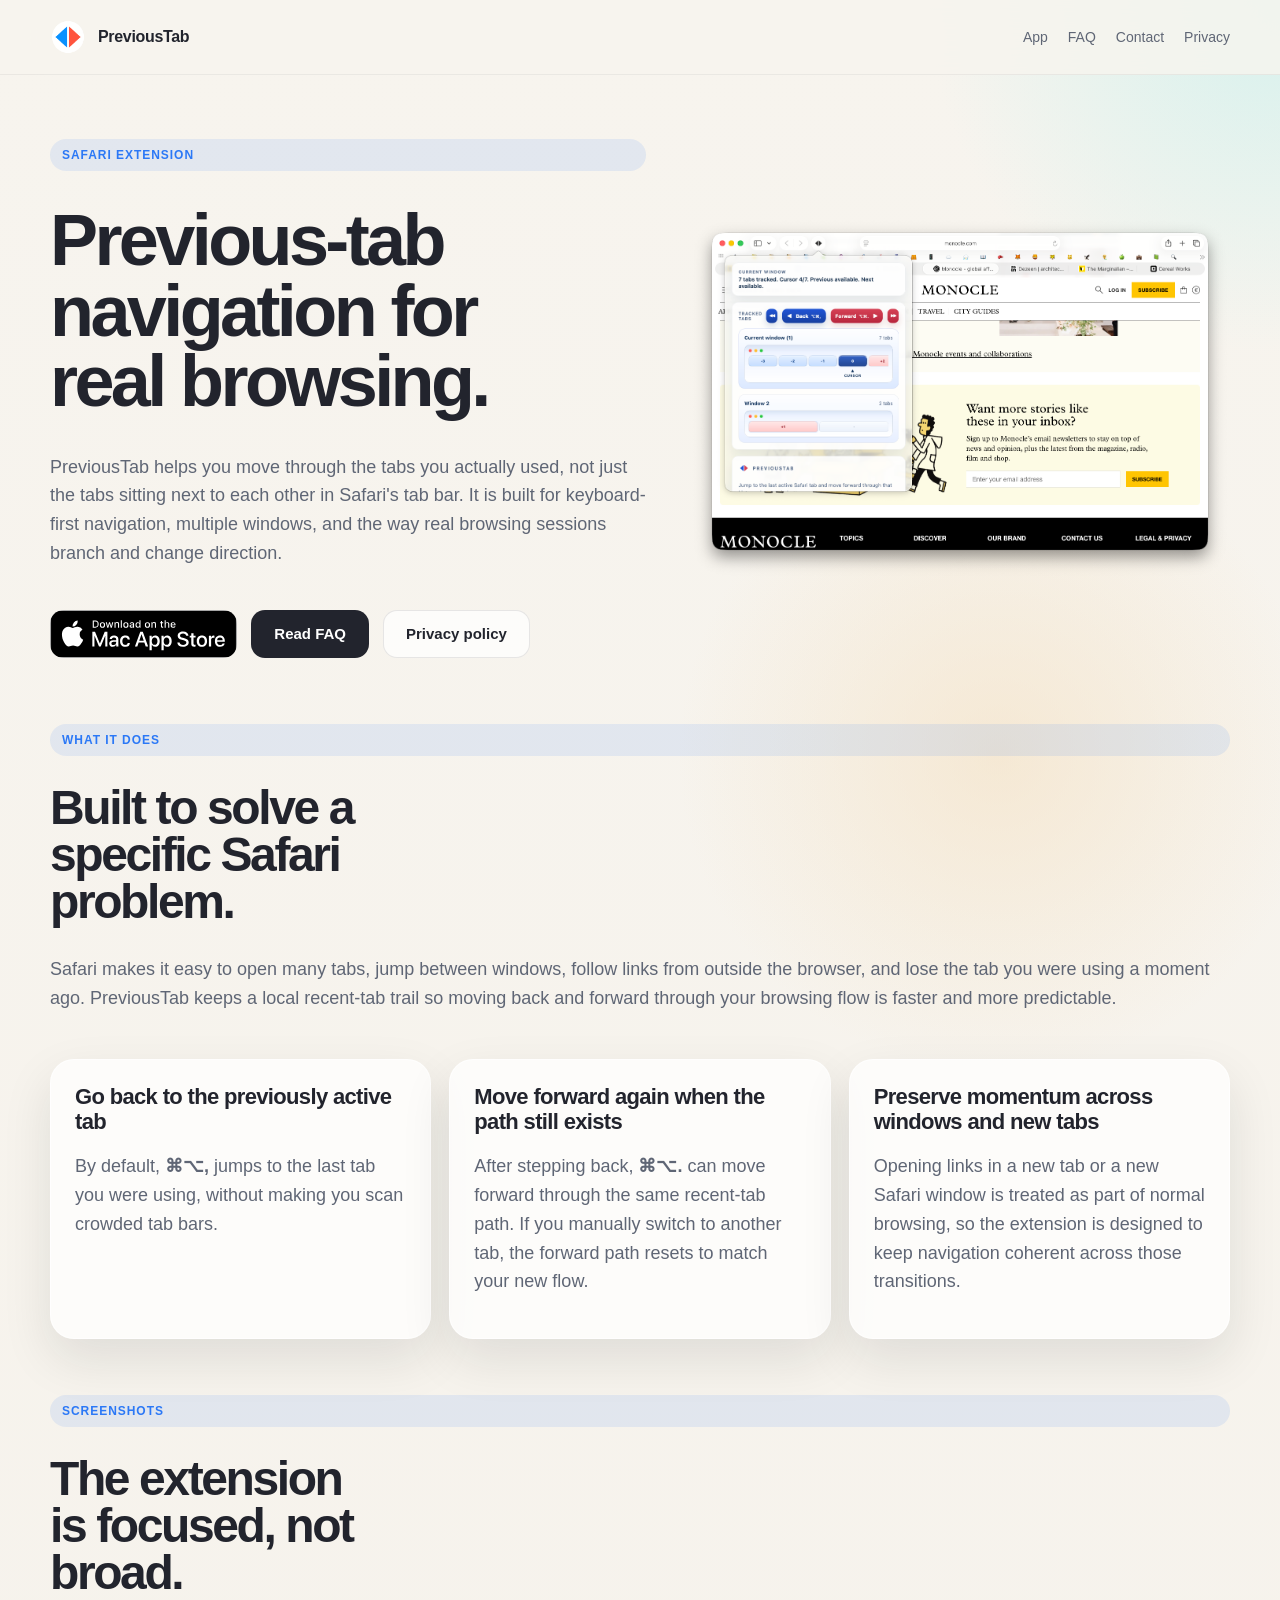
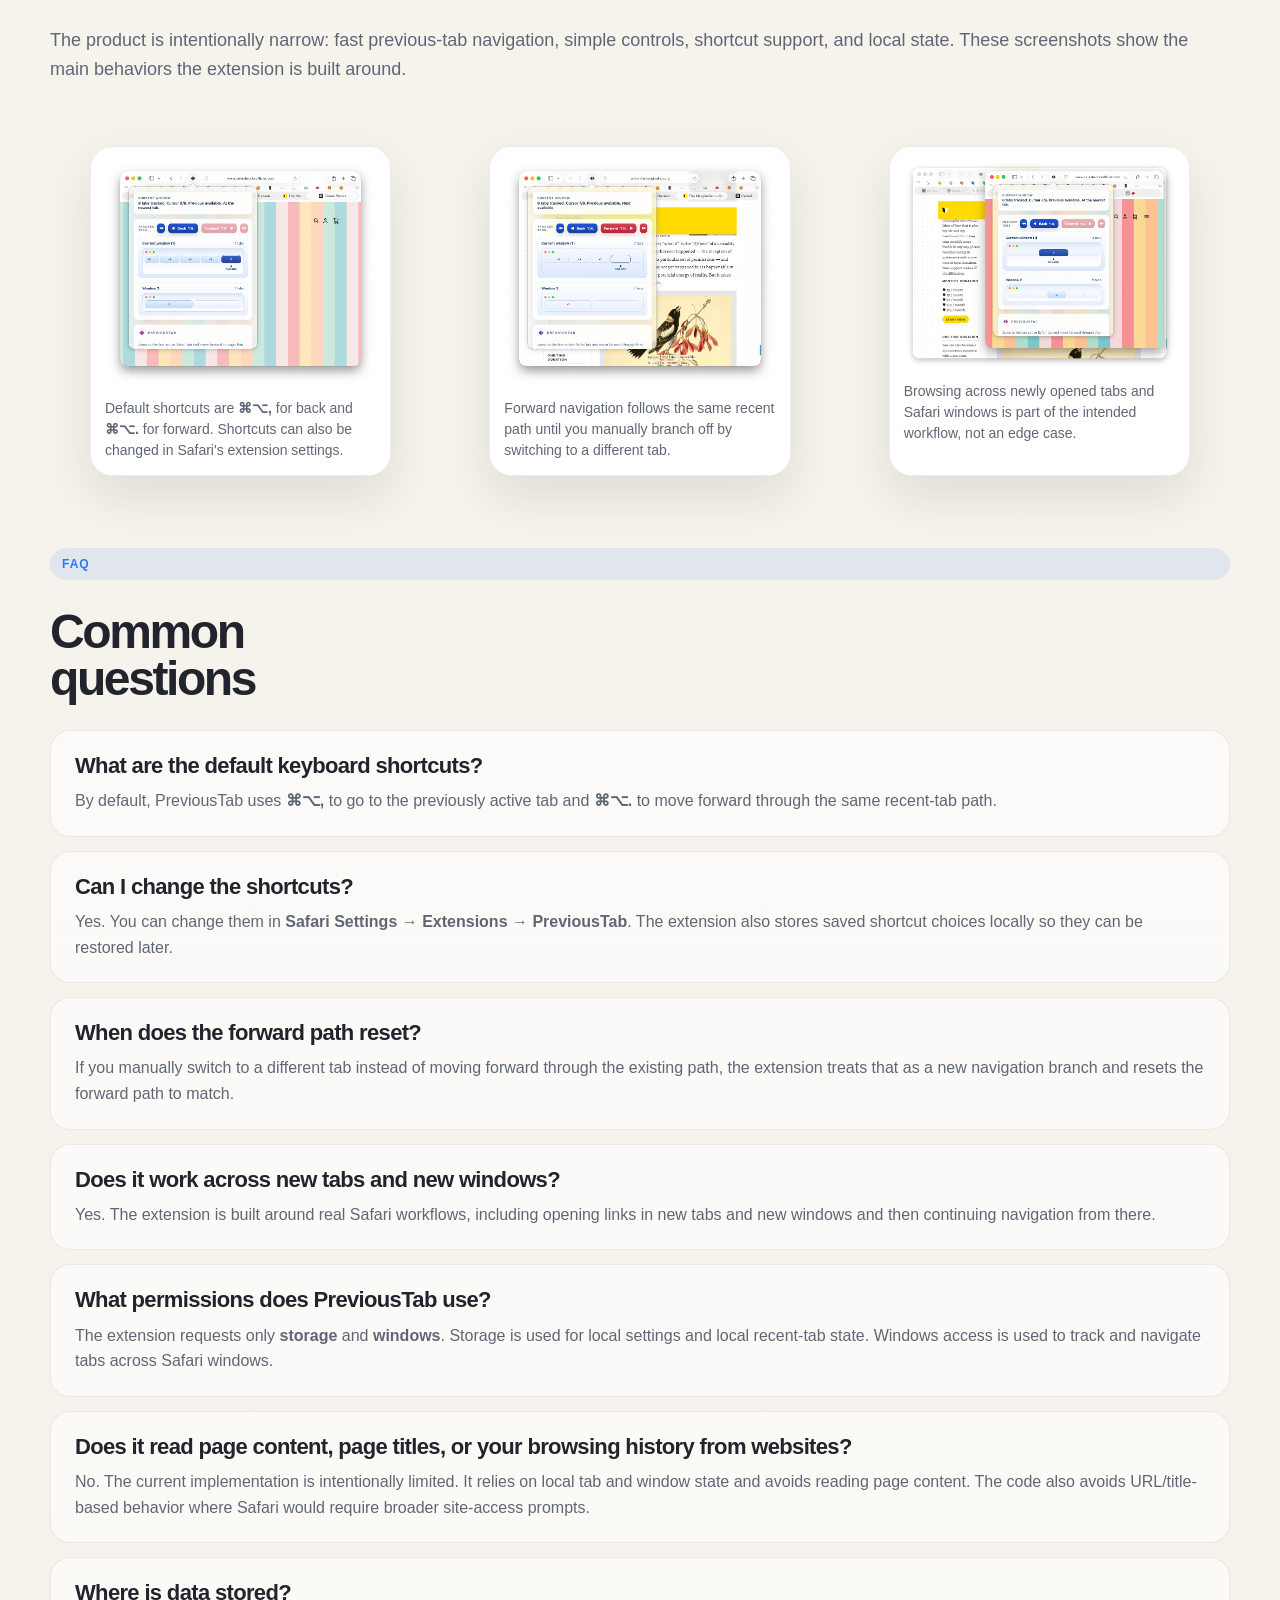
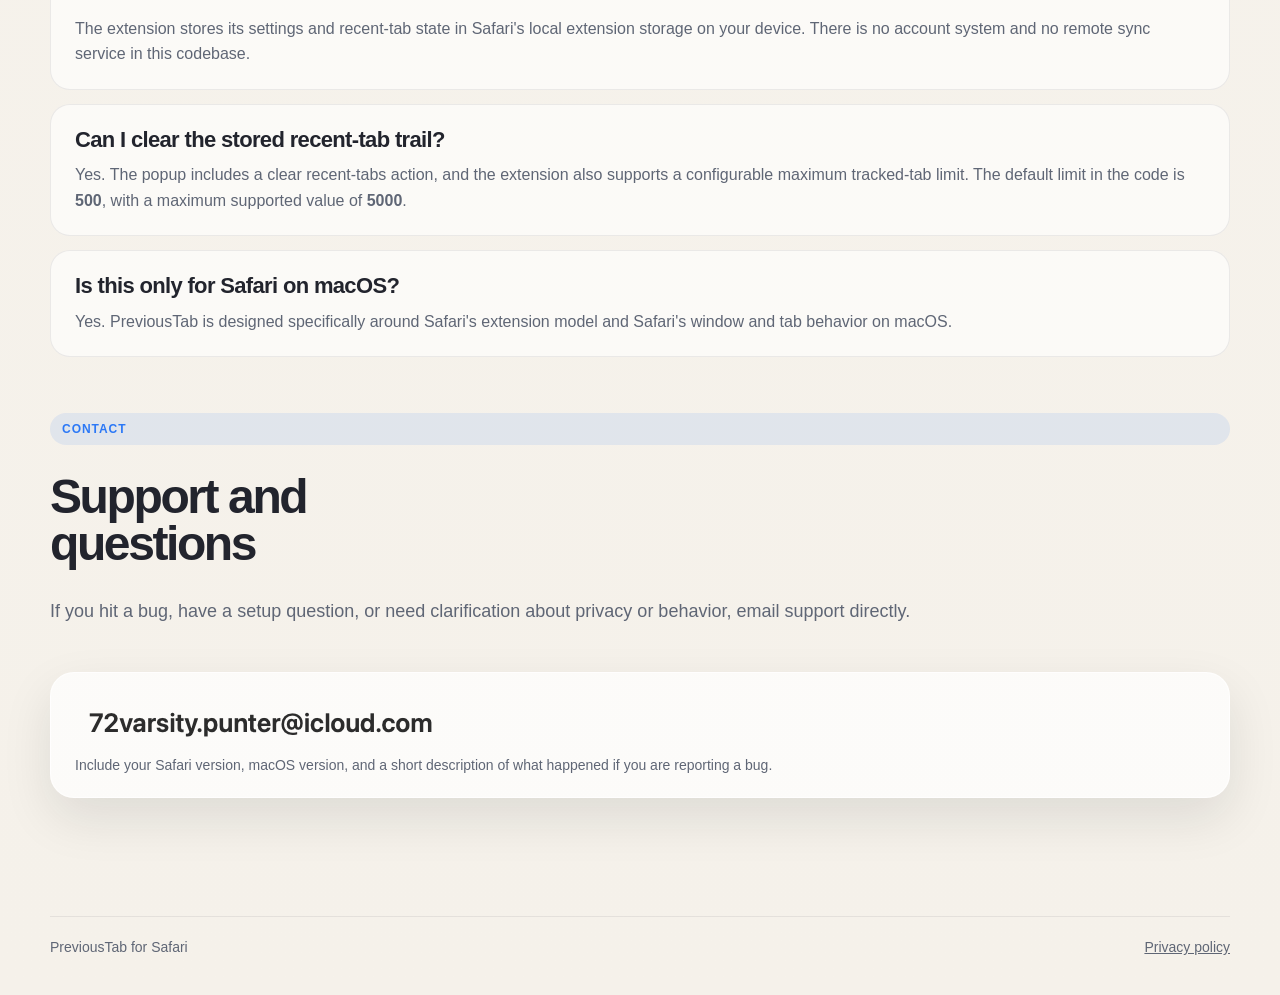
<file: index.html>
<!DOCTYPE html>
<html lang="en">
<head>
    <meta charset="utf-8">
    <meta name="viewport" content="width=device-width, initial-scale=1">
    <title>PreviousTab for Safari</title>
    <meta name="description" content="PreviousTab adds keyboard-driven previous-tab navigation to Safari on macOS.">
    <link rel="stylesheet" href="styles.css">
</head>
<body>
    <header class="topbar">
        <div class="shell topbar-inner">
            <a class="brand" href="https://vexstudio.github.io/PreviousTab/">
                <img src="assets/icon_1024.png" alt="PreviousTab icon">
                <span>PreviousTab</span>
            </a>
            <nav class="nav" aria-label="Primary">
                <a href="https://vexstudio.github.io/PreviousTab/">App</a>
                <a href="#faq">FAQ</a>
                <a href="#contact">Contact</a>
                <a href="./privacy.html">Privacy</a>
            </nav>
        </div>
    </header>

    <main class="page">
        <section class="shell hero">
            <div class="hero-copy">
                <span class="eyebrow">Safari extension</span>
                <h1>Previous-tab navigation for real browsing.</h1>
                <p>PreviousTab helps you move through the tabs you actually used, not just the tabs sitting next to each other in Safari's tab bar. It is built for keyboard-first navigation, multiple windows, and the way real browsing sessions branch and change direction.</p>
                <div class="hero-actions">
                    <a class="app-store-badge" href="https://apps.apple.com/us/app/previoustab/id6761734602" aria-label="Download PreviousTab on the Mac App Store">
                        <img src="assets/badge-download-on-the-mac-app-store.svg" alt="Download on the Mac App Store">
                    </a>
                    <a class="btn btn-primary" href="#faq">Read FAQ</a>
                    <a class="btn btn-secondary" href="./privacy.html">Privacy policy</a>
                </div>
            </div>
            <div>
                <img src="assets/browser-01-overview-hero.png" alt="PreviousTab overview screenshot">
            </div>
        </section>

        <section class="shell section" aria-labelledby="features-title">
            <div class="section-head">
                <span class="eyebrow">What it does</span>
                <h2 id="features-title">Built to solve a specific Safari problem.</h2>
                <p class="lede">Safari makes it easy to open many tabs, jump between windows, follow links from outside the browser, and lose the tab you were using a moment ago. PreviousTab keeps a local recent-tab trail so moving back and forward through your browsing flow is faster and more predictable.</p>
            </div>
            <div class="grid grid-3">
                <article class="card">
                    <h3>Go back to the previously active tab</h3>
                    <p>By default, <strong>⌘⌥,</strong> jumps to the last tab you were using, without making you scan crowded tab bars.</p>
                </article>
                <article class="card">
                    <h3>Move forward again when the path still exists</h3>
                    <p>After stepping back, <strong>⌘⌥.</strong> can move forward through the same recent-tab path. If you manually switch to another tab, the forward path resets to match your new flow.</p>
                </article>
                <article class="card">
                    <h3>Preserve momentum across windows and new tabs</h3>
                    <p>Opening links in a new tab or a new Safari window is treated as part of normal browsing, so the extension is designed to keep navigation coherent across those transitions.</p>
                </article>
            </div>
        </section>

        <section class="shell section" aria-labelledby="screenshots-title">
            <div class="section-head">
                <span class="eyebrow">Screenshots</span>
                <h2 id="screenshots-title">The extension is focused, not broad.</h2>
                <p class="lede">The product is intentionally narrow: fast previous-tab navigation, simple controls, shortcut support, and local state. These screenshots show the main behaviors the extension is built around.</p>
            </div>
            <div class="shots">
                <figure class="shot" data-viewer-item data-viewer-title="Default shortcuts" data-viewer-caption="Default shortcuts are <strong>⌘⌥,</strong> for back and <strong>⌘⌥.</strong> for forward. Shortcuts can also be changed in Safari's extension settings.">
                    <img src="assets/browser-01-overview.png" alt="Default keyboard shortcuts screenshot">
                    <figcaption>Default shortcuts are <strong>⌘⌥,</strong> for back and <strong>⌘⌥.</strong> for forward. Shortcuts can also be changed in Safari's extension settings.</figcaption>
                </figure>
                <figure class="shot" data-viewer-item data-viewer-title="Forward path" data-viewer-caption="Forward navigation follows the same recent path until you manually branch off by switching to a different tab.">
                    <img src="assets/browser-02-forward.png" alt="Forward path screenshot">
                    <figcaption>Forward navigation follows the same recent path until you manually branch off by switching to a different tab.</figcaption>
                </figure>
                <figure class="shot" data-viewer-item data-viewer-title="New tabs and windows" data-viewer-caption="Browsing across newly opened tabs and Safari windows is part of the intended workflow, not an edge case.">
                    <img src="assets/browser-03-new-window.png" alt="New tab and new window screenshot">
                    <figcaption>Browsing across newly opened tabs and Safari windows is part of the intended workflow, not an edge case.</figcaption>
                </figure>
            </div>
        </section>

        <section class="shell section" id="faq" aria-labelledby="faq-title">
            <div class="section-head">
                <span class="eyebrow">FAQ</span>
                <h2 id="faq-title">Common questions</h2>
            </div>
            <div class="faq-list">
                <article class="faq-item">
                    <h3 class="faq-question">What are the default keyboard shortcuts?</h3>
                    <p class="faq-answer">By default, PreviousTab uses <strong>⌘⌥,</strong> to go to the previously active tab and <strong>⌘⌥.</strong> to move forward through the same recent-tab path.</p>
                </article>
                <article class="faq-item">
                    <h3 class="faq-question">Can I change the shortcuts?</h3>
                    <p class="faq-answer">Yes. You can change them in <strong>Safari Settings → Extensions → PreviousTab</strong>. The extension also stores saved shortcut choices locally so they can be restored later.</p>
                </article>
                <article class="faq-item">
                    <h3 class="faq-question">When does the forward path reset?</h3>
                    <p class="faq-answer">If you manually switch to a different tab instead of moving forward through the existing path, the extension treats that as a new navigation branch and resets the forward path to match.</p>
                </article>
                <article class="faq-item">
                    <h3 class="faq-question">Does it work across new tabs and new windows?</h3>
                    <p class="faq-answer">Yes. The extension is built around real Safari workflows, including opening links in new tabs and new windows and then continuing navigation from there.</p>
                </article>
                <article class="faq-item">
                    <h3 class="faq-question">What permissions does PreviousTab use?</h3>
                    <p class="faq-answer">The extension requests only <strong>storage</strong> and <strong>windows</strong>. Storage is used for local settings and local recent-tab state. Windows access is used to track and navigate tabs across Safari windows.</p>
                </article>
                <article class="faq-item">
                    <h3 class="faq-question">Does it read page content, page titles, or your browsing history from websites?</h3>
                    <p class="faq-answer">No. The current implementation is intentionally limited. It relies on local tab and window state and avoids reading page content. The code also avoids URL/title-based behavior where Safari would require broader site-access prompts.</p>
                </article>
                <article class="faq-item">
                    <h3 class="faq-question">Where is data stored?</h3>
                    <p class="faq-answer">The extension stores its settings and recent-tab state in Safari's local extension storage on your device. There is no account system and no remote sync service in this codebase.</p>
                </article>
                <article class="faq-item">
                    <h3 class="faq-question">Can I clear the stored recent-tab trail?</h3>
                    <p class="faq-answer">Yes. The popup includes a clear recent-tabs action, and the extension also supports a configurable maximum tracked-tab limit. The default limit in the code is <strong>500</strong>, with a maximum supported value of <strong>5000</strong>.</p>
                </article>
                <article class="faq-item">
                    <h3 class="faq-question">Is this only for Safari on macOS?</h3>
                    <p class="faq-answer">Yes. PreviousTab is designed specifically around Safari's extension model and Safari's window and tab behavior on macOS.</p>
                </article>
            </div>
        </section>

        <section class="shell section" id="contact" aria-labelledby="contact-title">
            <div class="section-head">
                <span class="eyebrow">Contact</span>
                <h2 id="contact-title">Support and questions</h2>
                <p class="lede">If you hit a bug, have a setup question, or need clarification about privacy or behavior, email support directly.</p>
            </div>
            <div class="card contact-card">
                <img class="contact-email-image" src="assets/support-email.png" alt="Support email address">
                <div class="contact-meta">Include your Safari version, macOS version, and a short description of what happened if you are reporting a bug.</div>
            </div>
        </section>
    </main>

    <footer class="footer">
        <div class="shell footer-inner">
            <div>PreviousTab for Safari</div>
            <div><a href="./privacy.html">Privacy policy</a></div>
        </div>
    </footer>
    <script src="site.js"></script>
</body>
</html>
</file>
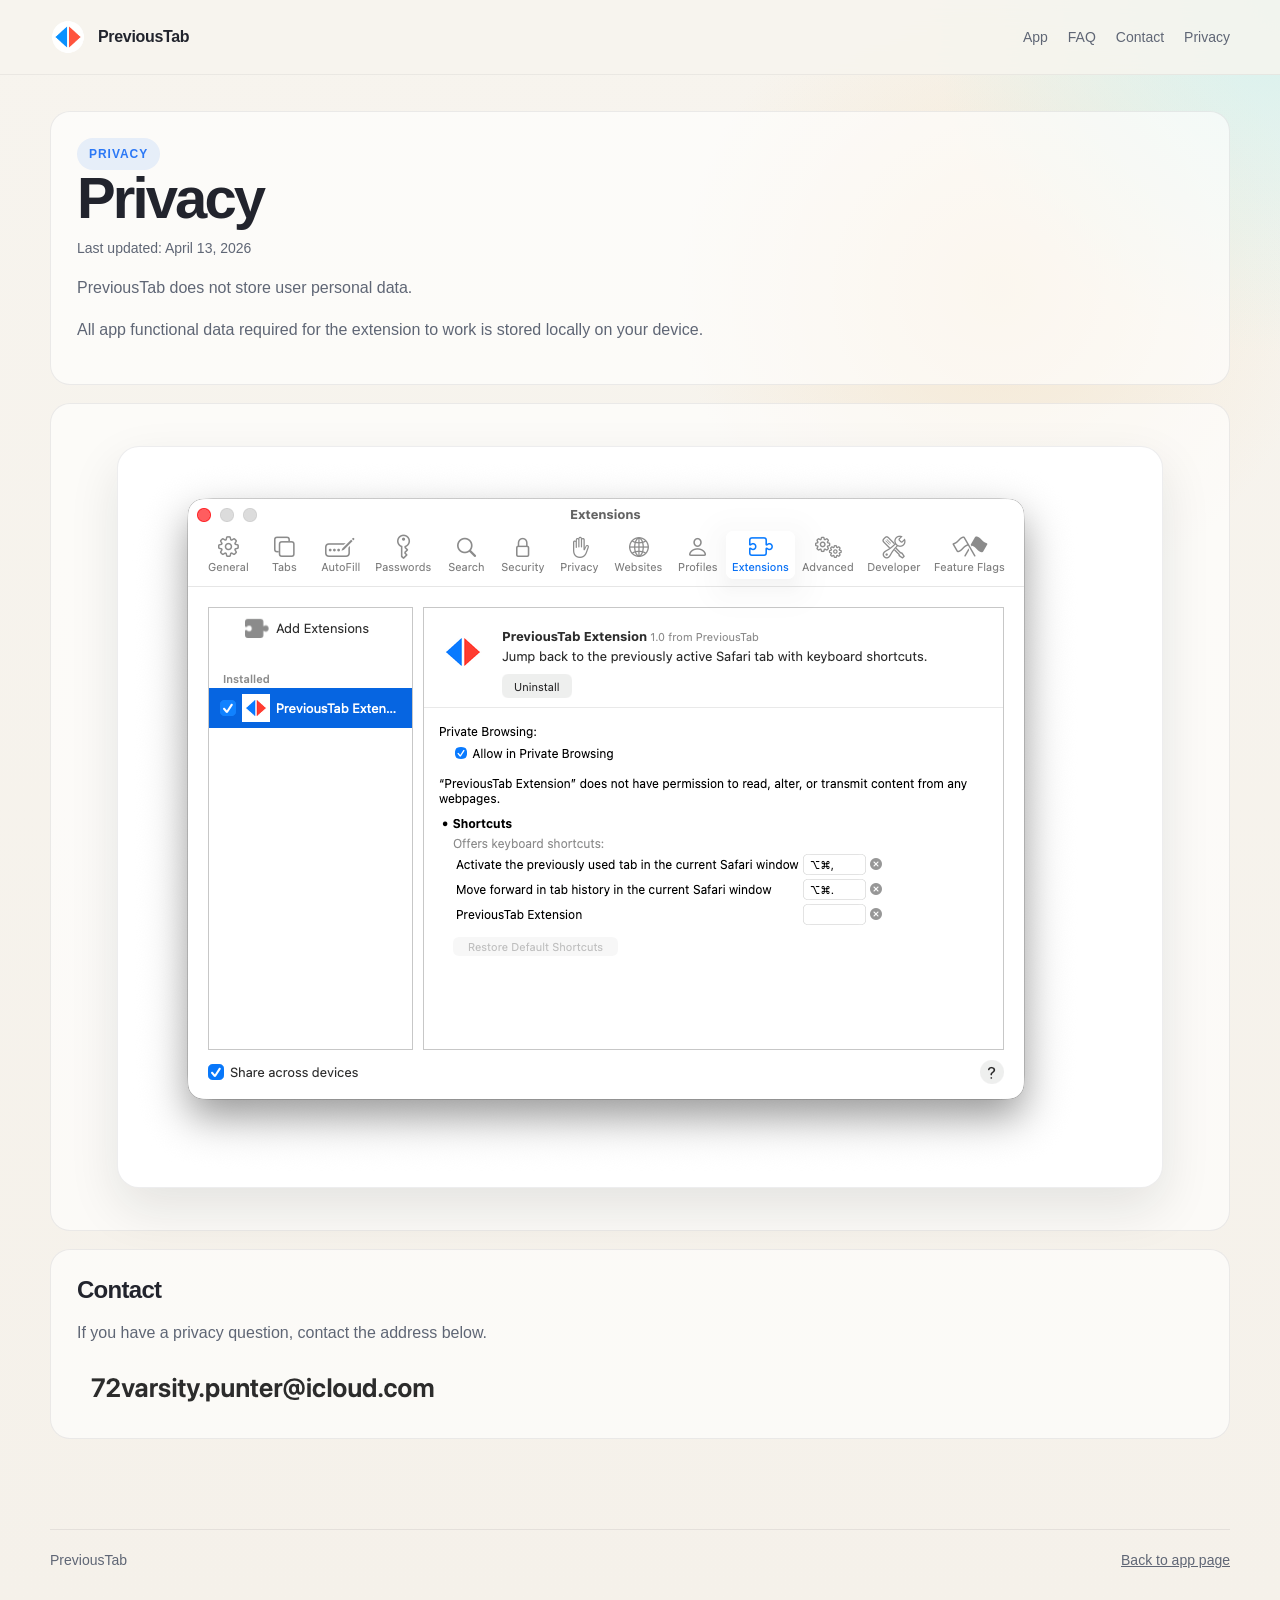
<file: privacy.html>
<!DOCTYPE html>
<html lang="en">
<head>
    <meta charset="utf-8">
    <meta name="viewport" content="width=device-width, initial-scale=1">
    <title>PreviousTab Privacy</title>
    <meta name="description" content="Short privacy summary for the PreviousTab Safari extension.">
    <link rel="stylesheet" href="styles.css">
</head>
<body>
    <header class="topbar">
        <div class="shell topbar-inner">
            <a class="brand" href="https://vexstudio.github.io/PreviousTab/">
                <img src="assets/icon_1024.png" alt="PreviousTab icon">
                <span>PreviousTab</span>
            </a>
            <nav class="nav" aria-label="Primary">
                <a href="https://vexstudio.github.io/PreviousTab/">App</a>
                <a href="https://vexstudio.github.io/PreviousTab/#faq">FAQ</a>
                <a href="https://vexstudio.github.io/PreviousTab/#contact">Contact</a>
                <a href="./privacy.html">Privacy</a>
            </nav>
        </div>
    </header>

    <main class="page">
        <div class="shell policy">
            <section>
                <span class="eyebrow">Privacy</span>
                <h1>Privacy</h1>
                <p class="meta">Last updated: April 13, 2026</p>
                <p>PreviousTab does not store user personal data.</p>
                <p>All app functional data required for the extension to work is stored locally on your device.</p>
            </section>

            <section>
                <figure class="shot" data-viewer-item data-viewer-title="Privacy" data-viewer-caption="PreviousTab does not store user personal data. All app functional data required for the extension to work is stored locally on your device.">
                    <img src="assets/browser-04-privacy.png" alt="PreviousTab privacy screenshot">
                </figure>
            </section>

            <section>
                <h2>Contact</h2>
                <p>If you have a privacy question, contact the address below.</p>
                <img class="contact-email-image" src="assets/support-email.png" alt="Support email address">
            </section>
        </div>
    </main>

    <footer class="footer">
        <div class="shell footer-inner">
            <div>PreviousTab</div>
            <div><a href="https://vexstudio.github.io/PreviousTab/">Back to app page</a></div>
        </div>
    </footer>
    <script src="site.js"></script>
</body>
</html>
</file>
<file: styles.css>
:root {
    --bg: #f5f1ea;
    --bg-accent: #ece4d7;
    --surface: rgba(255, 255, 255, 0.72);
    --surface-strong: #ffffff;
    --text: #22242d;
    --muted: #5f6675;
    --line: rgba(34, 36, 45, 0.10);
    --blue: #2b78f6;
    --blue-soft: rgba(43, 120, 246, 0.10);
    --shadow: 0 20px 50px rgba(24, 26, 34, 0.10);
    --radius: 24px;
    --radius-sm: 14px;
    --max: 1180px;
}

* {
    box-sizing: border-box;
}

html {
    scroll-behavior: smooth;
}

[id] {
    scroll-margin-top: 55px;
}

body {
    margin: 0;
    font-family: ui-sans-serif, -apple-system, BlinkMacSystemFont, "SF Pro Text", "Helvetica Neue", sans-serif;
    color: var(--text);
    background:
        radial-gradient(circle at top right, rgba(197, 240, 237, 0.65), transparent 22rem),
        radial-gradient(circle at 78% 18%, rgba(244, 225, 195, 0.6), transparent 20rem),
        linear-gradient(180deg, #f7f4ee 0%, var(--bg) 100%);
}

a {
    color: inherit;
}

img {
    max-width: 100%;
    display: block;
}

.shell {
    width: min(calc(100% - 32px), var(--max));
    margin: 0 auto;
}

.topbar {
    position: sticky;
    top: 0;
    z-index: 20;
    backdrop-filter: blur(18px);
    background: rgba(247, 244, 238, 0.82);
    border-bottom: 1px solid rgba(34, 36, 45, 0.06);
}

.topbar-inner {
    display: flex;
    align-items: center;
    justify-content: space-between;
    gap: 20px;
    min-height: 74px;
}

.brand {
    display: inline-flex;
    align-items: center;
    gap: 12px;
    text-decoration: none;
    font-weight: 700;
    letter-spacing: -0.02em;
}

.brand img {
    width: 36px;
    height: 36px;
    border-radius: 50%;
}

.nav {
    display: flex;
    gap: 20px;
    flex-wrap: wrap;
}

.nav a {
    text-decoration: none;
    color: var(--muted);
    font-size: 14px;
}

.nav a:hover,
.nav a:focus-visible {
    color: var(--text);
}

.page {
    padding: 36px 0 72px;
}

.hero {
    display: grid;
    grid-template-columns: minmax(0, 1.05fr) minmax(420px, 0.95fr);
    gap: 44px;
    align-items: center;
    padding: 28px 0 38px;
}

.eyebrow {
    display: inline-flex;
    align-items: center;
    min-height: 32px;
    padding: 0 12px;
    border-radius: 999px;
    background: var(--blue-soft);
    color: var(--blue);
    font-size: 12px;
    font-weight: 700;
    letter-spacing: 0.08em;
    text-transform: uppercase;
}

.hero h1,
.section h2 {
    margin: 16px 0 0;
    line-height: 0.98;
    letter-spacing: -0.05em;
}

.hero h1 {
    font-size: clamp(42px, 6vw, 72px);
    max-width: 11ch;
}

.hero p,
.lede,
.card p,
.faq-answer,
.policy p,
.policy li {
    color: var(--muted);
    font-size: 18px;
    line-height: 1.6;
}

.hero-copy {
    display: grid;
    gap: 18px;
}

.app-store-badge {
    display: inline-flex;
    align-items: center;
    border-radius: 14px;
    overflow: hidden;
    flex: 0 0 auto;
}

.app-store-badge img {
    width: auto;
    height: 48px;
}

.hero-actions {
    display: flex;
    gap: 14px;
    flex-wrap: wrap;
    padding-top: 6px;
    align-items: stretch;
}

.btn {
    display: inline-flex;
    align-items: center;
    justify-content: center;
    min-height: 48px;
    padding: 0 22px;
    border-radius: 14px;
    border: 1px solid transparent;
    text-decoration: none;
    font-weight: 650;
    font-size: 15px;
    line-height: 1;
}

.btn-primary {
    background: var(--text);
    color: #fff;
}

.btn-secondary {
    background: rgba(255, 255, 255, 0.7);
    border-color: var(--line);
}

.section {
    padding: 28px 0;
}

.section h2 {
    font-size: clamp(30px, 4vw, 48px);
    max-width: 12ch;
}

.section-head {
    display: grid;
    gap: 12px;
    margin-bottom: 28px;
}

.grid {
    display: grid;
    gap: 18px;
}

.grid-3 {
    grid-template-columns: repeat(3, minmax(0, 1fr));
}

.grid-2 {
    grid-template-columns: repeat(2, minmax(0, 1fr));
}

.card {
    background: var(--surface);
    border: 1px solid rgba(255, 255, 255, 0.7);
    border-radius: var(--radius);
    box-shadow: var(--shadow);
    padding: 24px;
}

.card h3,
.faq-question {
    margin: 0 0 10px;
    font-size: 22px;
    line-height: 1.15;
    letter-spacing: -0.03em;
}

.card ul,
.policy ul {
    margin: 12px 0 0;
    padding-left: 18px;
    color: var(--muted);
}

.shots {
    display: grid;
    grid-template-columns: repeat(3, minmax(0, 1fr));
    gap: 18px;
}

.shot {
    background: var(--surface-strong);
    border: 1px solid rgba(34, 36, 45, 0.08);
    border-radius: 22px;
    padding: 14px;
    box-shadow: var(--shadow);
    cursor: zoom-in;
    transition: transform 180ms ease, box-shadow 180ms ease;
}

.shot img {
    border-radius: 10px;
}

.shot:hover,
.shot:focus-visible {
    transform: translateY(-2px);
    box-shadow: 0 24px 54px rgba(24, 26, 34, 0.14);
}

.shot:focus-visible {
    outline: 2px solid var(--blue);
    outline-offset: 4px;
}

.shot figcaption {
    padding-top: 12px;
    color: var(--muted);
    font-size: 14px;
    line-height: 1.5;
}

.faq-list {
    display: grid;
    gap: 14px;
}

.faq-item {
    background: rgba(255, 255, 255, 0.62);
    border: 1px solid rgba(34, 36, 45, 0.08);
    border-radius: 20px;
    padding: 22px 24px;
}

.faq-answer {
    margin: 0;
    font-size: 16px;
}

.contact-card {
    display: grid;
    gap: 10px;
}

.contact-link {
    display: inline-flex;
    align-items: center;
    gap: 8px;
    font-weight: 650;
    text-decoration: none;
    color: var(--text);
}

.contact-email-image {
    width: auto;
    max-width: min(100%, 420px);
    height: auto;
}

.contact-meta {
    color: var(--muted);
    font-size: 14px;
}

.footer {
    padding: 18px 0 40px;
    color: var(--muted);
    font-size: 14px;
}

.footer-inner {
    display: flex;
    justify-content: space-between;
    gap: 16px;
    flex-wrap: wrap;
    border-top: 1px solid rgba(34, 36, 45, 0.08);
    padding-top: 22px;
}

.policy-wrap {
    display: grid;
    grid-template-columns: minmax(220px, 280px) minmax(0, 1fr);
    gap: 26px;
    align-items: start;
}

.policy-nav {
    position: sticky;
    top: 96px;
    background: rgba(255, 255, 255, 0.62);
    border: 1px solid rgba(34, 36, 45, 0.08);
    border-radius: 20px;
    padding: 18px;
}

.policy-nav h2 {
    margin: 0 0 10px;
    font-size: 18px;
}

.policy-nav a {
    display: block;
    text-decoration: none;
    color: var(--muted);
    padding: 8px 0;
    font-size: 14px;
}

.policy {
    display: grid;
    gap: 18px;
}

.policy section {
    background: rgba(255, 255, 255, 0.62);
    border: 1px solid rgba(34, 36, 45, 0.08);
    border-radius: 20px;
    padding: 26px;
}

.policy h1 {
    margin: 0;
    font-size: clamp(38px, 5vw, 58px);
    letter-spacing: -0.05em;
    line-height: 0.98;
}

.policy h2 {
    margin: 0 0 12px;
    font-size: 24px;
    letter-spacing: -0.03em;
}

.policy p,
.policy li {
    font-size: 16px;
}

.policy .meta {
    margin-top: 10px;
    font-size: 14px;
}

body.viewer-open {
    overflow: hidden;
}

.viewer[hidden] {
    display: none;
}

.viewer {
    position: fixed;
    inset: 0;
    z-index: 100;
}

.viewer-backdrop {
    position: absolute;
    inset: 0;
    background: rgba(20, 22, 28, 0.84);
    backdrop-filter: blur(12px);
}

.viewer-shell {
    position: relative;
    z-index: 1;
    display: grid;
    grid-template-columns: auto minmax(0, 1fr) auto;
    align-items: center;
    gap: 18px;
    width: min(calc(100% - 40px), 1440px);
    height: calc(100dvh - 40px);
    max-height: 920px;
    margin: 20px auto;
}

.viewer-figure {
    margin: 0;
    min-width: 0;
    min-height: 0;
    height: 100%;
    display: grid;
    grid-template-rows: minmax(0, 1fr) auto;
    gap: 18px;
}

.viewer-image {
    width: 100%;
    height: 100%;
    min-height: 0;
    max-height: 100%;
    object-fit: contain;
    border-radius: 22px;
}

.viewer-copy {
    display: grid;
    flex: 0 0 auto;
    gap: 8px;
    padding: 18px 20px;
    border-radius: 20px;
    background: rgba(255, 255, 255, 0.92);
    color: var(--text);
}

.viewer-title {
    font-size: 20px;
    font-weight: 700;
    letter-spacing: -0.02em;
}

.viewer-caption {
    color: var(--muted);
    font-size: 16px;
    line-height: 1.6;
}

.viewer-close,
.viewer-nav {
    border: 0;
    background: rgba(255, 255, 255, 0.92);
    color: var(--text);
    box-shadow: var(--shadow);
}

.viewer-close {
    position: absolute;
    top: 12px;
    right: 12px;
    z-index: 2;
    width: 48px;
    height: 48px;
    border-radius: 999px;
    font-size: 28px;
    line-height: 1;
}

.viewer-nav {
    width: 56px;
    height: 56px;
    border-radius: 999px;
    font-size: 24px;
}

.viewer-close:hover,
.viewer-close:focus-visible,
.viewer-nav:hover,
.viewer-nav:focus-visible {
    background: #fff;
}

@media (max-width: 980px) {
    .hero,
    .policy-wrap,
    .grid-3,
    .grid-2,
    .shots {
        grid-template-columns: 1fr;
    }

    .hero {
        gap: 24px;
    }

    .hero h1,
    .section h2 {
        max-width: none;
    }

    .viewer-shell {
        grid-template-columns: 1fr;
        grid-template-rows: auto minmax(0, 1fr) auto;
        width: min(calc(100% - 24px), 920px);
        height: calc(100dvh - 24px);
        margin: 12px auto;
    }

    .viewer-nav {
        position: absolute;
        bottom: 24px;
        z-index: 2;
    }

    .viewer-nav-prev {
        left: 18px;
    }

    .viewer-nav-next {
        right: 18px;
    }
}

@media (max-width: 720px) {
    .topbar-inner {
        min-height: auto;
        padding: 16px 0;
    }

    .nav {
        gap: 14px;
    }

    .page {
        padding-top: 24px;
    }

    .hero {
        grid-template-columns: 1fr;
    }

    .card,
    .faq-item,
    .policy section {
        border-radius: 18px;
    }

    .viewer-copy {
        padding: 14px 16px 82px;
    }
}
</file>
